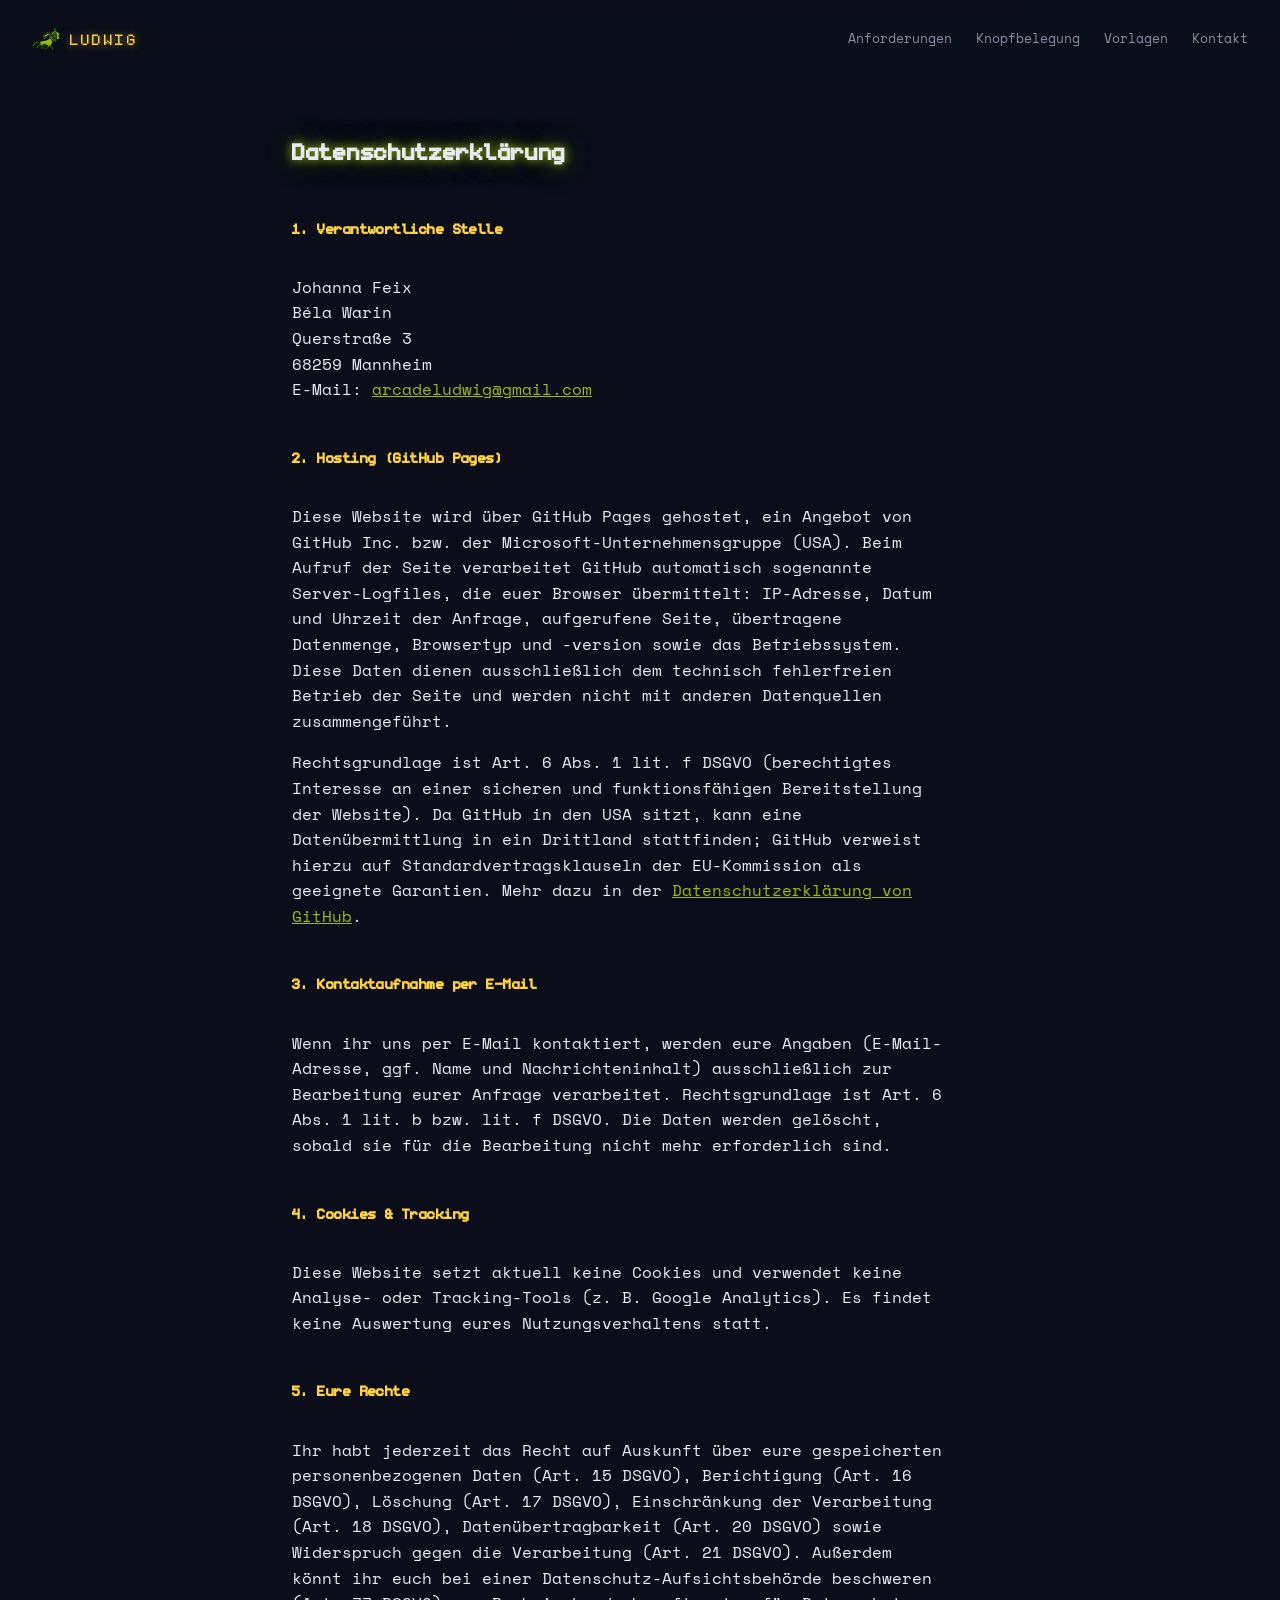
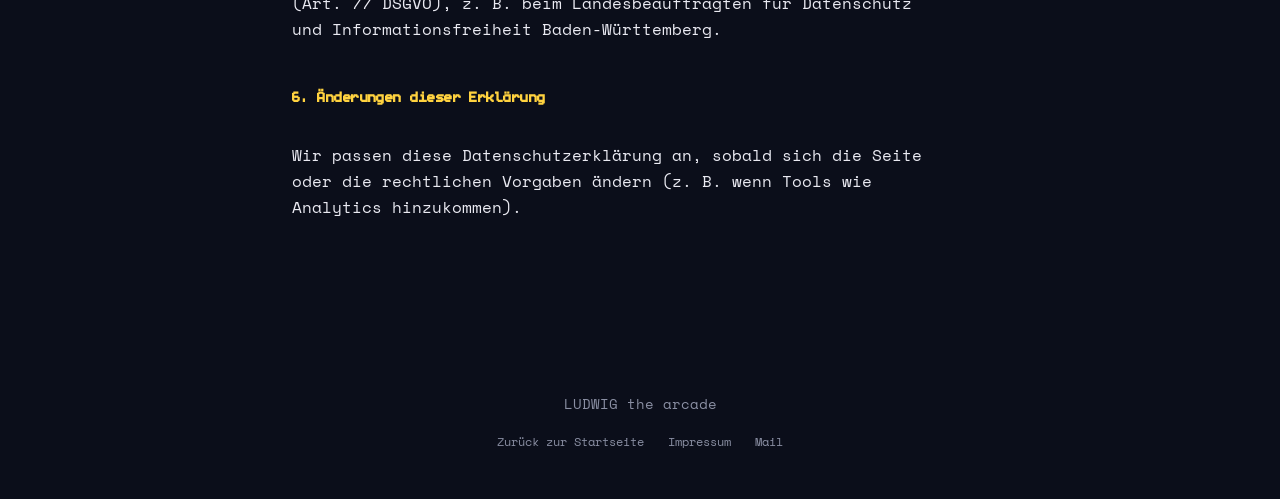
<file: datenschutz.html>
<!DOCTYPE html>
<html lang="de">

<head>
    <meta charset="UTF-8">
    <meta name="viewport" content="width=device-width, initial-scale=1.0">
    <title>Datenschutz — LUDWIG the arcade</title>
    <link rel="icon" type="image/svg+xml" href="Element 1lud.svg">
    <link rel="stylesheet" href="style3.css">
</head>

<body>

    <nav class="nav">
        <a href="index.html#top" class="nav__lud">
            <img src="Element 1lud.svg" alt="Pferdeähnliche Pixelgrafik in Grüntönen, welche ein Schwert trägt" class="nav__icon">
            LUDWIG
        </a>
        <ul class="nav__links">
            <li><a href="index.html#Anforderungen">Anforderungen</a></li>
            <li><a href="index.html#Knopfbelegung">Knopfbelegung</a></li>
            <li><a href="index.html#Vorlagen">Vorlagen</a></li>
            <li><a href="index.html#kontakt">Kontakt</a></li>
        </ul>
    </nav>

    <section class="section impressum">
        <h1 class="glow-heading">Datenschutzerklärung</h1>

        <h2>1. Verantwortliche Stelle</h2>
        <p>
            Johanna Feix<br>
            Béla Warin<br>
            Querstraße 3<br>
            68259 Mannheim<br>
            E-Mail: <a href="mailto:arcadeludwig@gmail.com">arcadeludwig@gmail.com</a>
        </p>

        <h2>2. Hosting (GitHub Pages)</h2>
        <p>
            Diese Website wird über GitHub Pages gehostet, ein Angebot von
            GitHub Inc. bzw. der Microsoft-Unternehmensgruppe (USA). Beim Aufruf
            der Seite verarbeitet GitHub automatisch sogenannte Server-Logfiles,
            die euer Browser übermittelt: IP-Adresse, Datum und Uhrzeit der
            Anfrage, aufgerufene Seite, übertragene Datenmenge, Browsertyp und
            -version sowie das Betriebssystem. Diese Daten dienen ausschließlich
            dem technisch fehlerfreien Betrieb der Seite und werden nicht mit
            anderen Datenquellen zusammengeführt.
        </p>
        <p>
            Rechtsgrundlage ist Art. 6 Abs. 1 lit. f DSGVO (berechtigtes
            Interesse an einer sicheren und funktionsfähigen Bereitstellung der
            Website). Da GitHub in den USA sitzt, kann eine Datenübermittlung in
            ein Drittland stattfinden; GitHub verweist hierzu auf
            Standardvertragsklauseln der EU-Kommission als geeignete Garantien.
            Mehr dazu in der
            <a href="https://docs.github.com/site-policy/privacy-policies/github-general-privacy-statement" target="_blank" rel="noopener">Datenschutzerklärung von GitHub</a>.
        </p>

        <h2>3. Kontaktaufnahme per E-Mail</h2>
        <p>
            Wenn ihr uns per E-Mail kontaktiert, werden eure Angaben (E-Mail-
            Adresse, ggf. Name und Nachrichteninhalt) ausschließlich zur
            Bearbeitung eurer Anfrage verarbeitet. Rechtsgrundlage ist Art. 6
            Abs. 1 lit. b bzw. lit. f DSGVO. Die Daten werden gelöscht, sobald
            sie für die Bearbeitung nicht mehr erforderlich sind.
        </p>

        <h2>4. Cookies &amp; Tracking</h2>
        <p>
            Diese Website setzt aktuell keine Cookies und verwendet keine
            Analyse- oder Tracking-Tools (z. B. Google Analytics). Es findet
            keine Auswertung eures Nutzungsverhaltens statt.
        </p>

        <h2>5. Eure Rechte</h2>
        <p>
            Ihr habt jederzeit das Recht auf Auskunft über eure gespeicherten
            personenbezogenen Daten (Art. 15 DSGVO), Berichtigung (Art. 16
            DSGVO), Löschung (Art. 17 DSGVO), Einschränkung der Verarbeitung
            (Art. 18 DSGVO), Datenübertragbarkeit (Art. 20 DSGVO) sowie
            Widerspruch gegen die Verarbeitung (Art. 21 DSGVO). Außerdem könnt
            ihr euch bei einer Datenschutz-Aufsichtsbehörde beschweren (Art. 77
            DSGVO), z. B. beim Landesbeauftragten für Datenschutz und
            Informationsfreiheit Baden-Württemberg.
        </p>

        <h2>6. Änderungen dieser Erklärung</h2>
        <p>
            Wir passen diese Datenschutzerklärung an, sobald sich die Seite
            oder die rechtlichen Vorgaben ändern (z. B. wenn Tools wie
            Analytics hinzukommen).
        </p>
    </section>

    <footer class="footer">
        <p>LUDWIG the arcade</p>
        <div class="footer__links">
            <a href="index.html#top">Zurück zur Startseite</a>
            <a href="impressum.html">Impressum</a>
            <a href="mailto:arcadeludwig@gmail.com">Mail</a>
        </div>
    </footer>

</body>
</html>
</file>
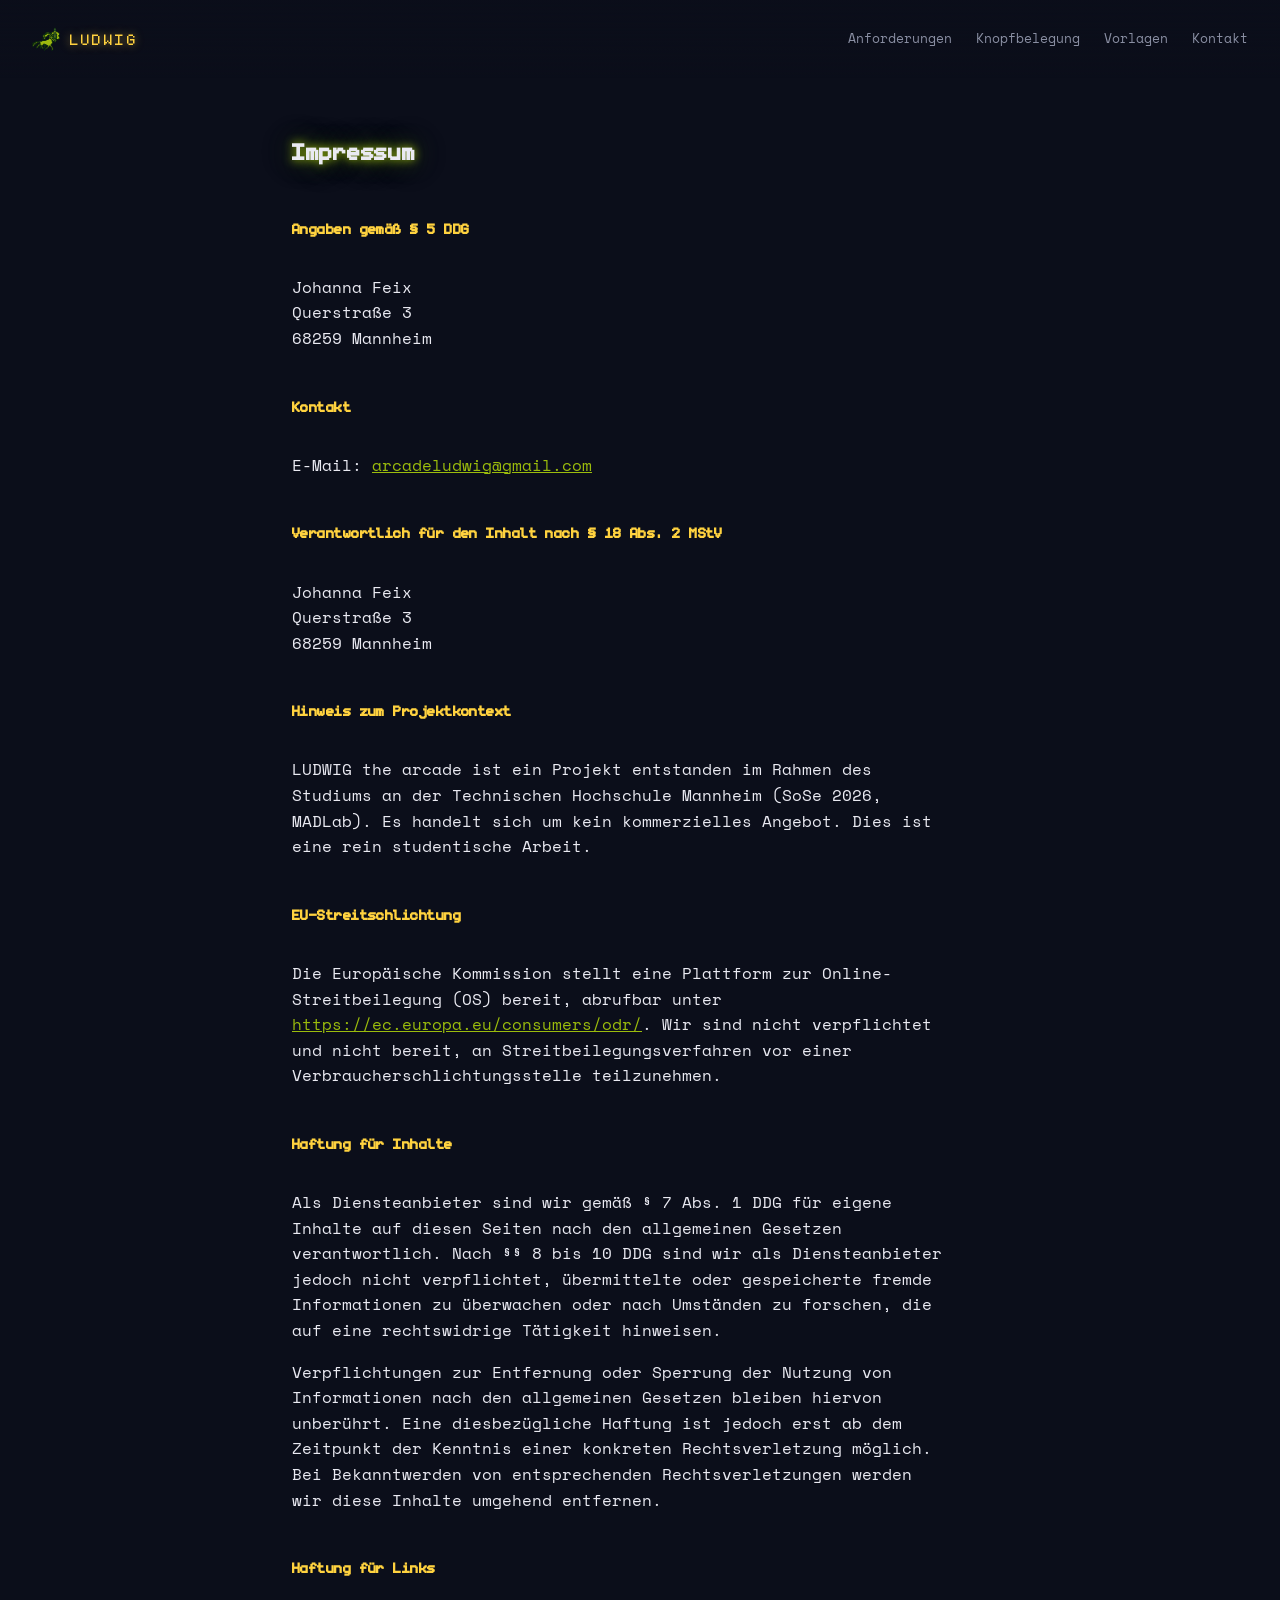
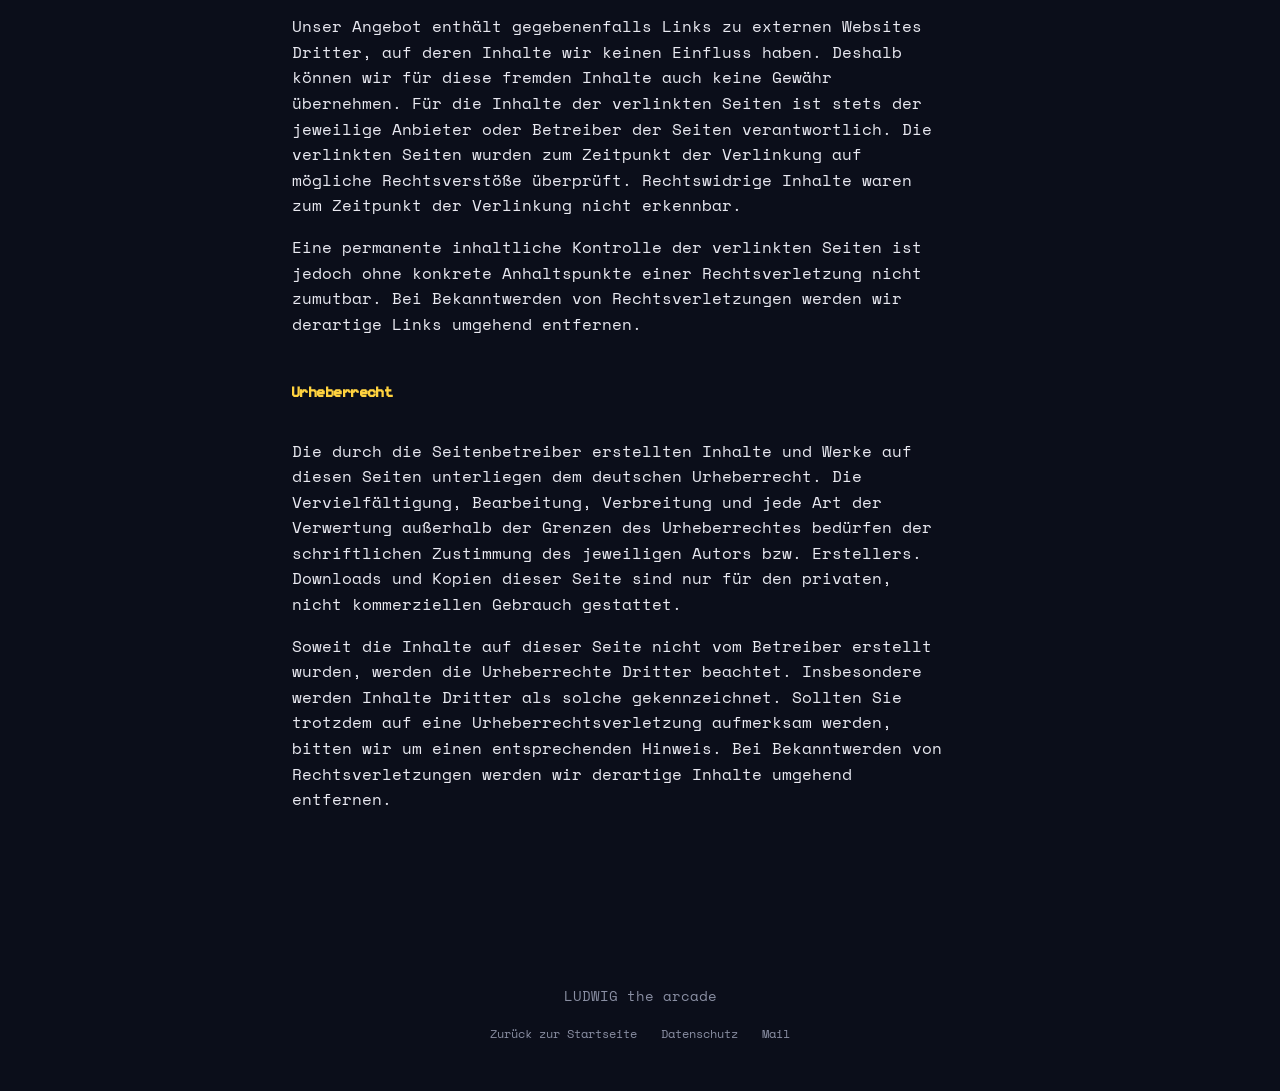
<file: impressum.html>
<!DOCTYPE html>
<html lang="de">

<head>
    <meta charset="UTF-8">
    <meta name="viewport" content="width=device-width, initial-scale=1.0">
    <title>Impressum — LUDWIG the arcade</title>
    <link rel="icon" type="image/svg+xml" href="Element 1lud.svg">
    <link rel="stylesheet" href="style3.css">
</head>

<body>

    <nav class="nav">
        <a href="index.html#top" class="nav__lud">
            <img src="Element 1lud.svg" alt="Pferdeähnliche Pixelgrafik in Grüntönen, welche ein Schwert trägt" class="nav__icon">
            LUDWIG
        </a>
        <ul class="nav__links">
            <li><a href="index.html#Anforderungen">Anforderungen</a></li>
            <li><a href="index.html#Knopfbelegung">Knopfbelegung</a></li>
            <li><a href="index.html#Vorlagen">Vorlagen</a></li>
            <li><a href="index.html#kontakt">Kontakt</a></li>
        </ul>
    </nav>

    <section class="section impressum">
        <h1 class="glow-heading">Impressum</h1>

        <h2>Angaben gemäß § 5 DDG</h2>
        <p>
            Johanna Feix<br>
            Querstraße 3<br>
            68259 Mannheim
        </p>

        <h2>Kontakt</h2>
        <p>
            E-Mail: <a href="mailto:arcadeludwig@gmail.com">arcadeludwig@gmail.com</a>
        </p>

        <h2>Verantwortlich für den Inhalt nach § 18 Abs. 2 MStV</h2>
        <p>
            Johanna Feix<br>
            Querstraße 3<br>
            68259 Mannheim
        </p>

        <h2>Hinweis zum Projektkontext</h2>
        <p>
            LUDWIG the arcade ist ein Projekt entstanden im Rahmen des Studiums an der
            Technischen Hochschule Mannheim (SoSe 2026, MADLab). Es handelt sich um
            kein kommerzielles Angebot. Dies ist eine rein studentische Arbeit.
        </p>

        <h2>EU-Streitschlichtung</h2>
        <p>
            Die Europäische Kommission stellt eine Plattform zur Online-Streitbeilegung
            (OS) bereit, abrufbar unter
            <a href="https://ec.europa.eu/consumers/odr/" target="_blank" rel="noopener">https://ec.europa.eu/consumers/odr/</a>.
            Wir sind nicht verpflichtet und nicht bereit, an Streitbeilegungsverfahren
            vor einer Verbraucherschlichtungsstelle teilzunehmen.
        </p>

        <h2>Haftung für Inhalte</h2>
        <p>
            Als Diensteanbieter sind wir gemäß § 7 Abs. 1 DDG für eigene Inhalte auf
            diesen Seiten nach den allgemeinen Gesetzen verantwortlich. Nach §§ 8 bis 10
            DDG sind wir als Diensteanbieter jedoch nicht verpflichtet, übermittelte
            oder gespeicherte fremde Informationen zu überwachen oder nach Umständen zu
            forschen, die auf eine rechtswidrige Tätigkeit hinweisen.
        </p>
        <p>
            Verpflichtungen zur Entfernung oder Sperrung der Nutzung von Informationen
            nach den allgemeinen Gesetzen bleiben hiervon unberührt. Eine diesbezügliche
            Haftung ist jedoch erst ab dem Zeitpunkt der Kenntnis einer konkreten
            Rechtsverletzung möglich. Bei Bekanntwerden von entsprechenden
            Rechtsverletzungen werden wir diese Inhalte umgehend entfernen.
        </p>

        <h2>Haftung für Links</h2>
        <p>
            Unser Angebot enthält gegebenenfalls Links zu externen Websites Dritter, auf
            deren Inhalte wir keinen Einfluss haben. Deshalb können wir für diese fremden
            Inhalte auch keine Gewähr übernehmen. Für die Inhalte der verlinkten Seiten
            ist stets der jeweilige Anbieter oder Betreiber der Seiten verantwortlich.
            Die verlinkten Seiten wurden zum Zeitpunkt der Verlinkung auf mögliche
            Rechtsverstöße überprüft. Rechtswidrige Inhalte waren zum Zeitpunkt der
            Verlinkung nicht erkennbar.
        </p>
        <p>
            Eine permanente inhaltliche Kontrolle der verlinkten Seiten ist jedoch ohne
            konkrete Anhaltspunkte einer Rechtsverletzung nicht zumutbar. Bei
            Bekanntwerden von Rechtsverletzungen werden wir derartige Links umgehend
            entfernen.
        </p>

        <h2>Urheberrecht</h2>
        <p>
            Die durch die Seitenbetreiber erstellten Inhalte und Werke auf diesen Seiten
            unterliegen dem deutschen Urheberrecht. Die Vervielfältigung, Bearbeitung,
            Verbreitung und jede Art der Verwertung außerhalb der Grenzen des
            Urheberrechtes bedürfen der schriftlichen Zustimmung des jeweiligen Autors
            bzw. Erstellers. Downloads und Kopien dieser Seite sind nur für den privaten,
            nicht kommerziellen Gebrauch gestattet.
        </p>
        <p>
            Soweit die Inhalte auf dieser Seite nicht vom Betreiber erstellt wurden,
            werden die Urheberrechte Dritter beachtet. Insbesondere werden Inhalte
            Dritter als solche gekennzeichnet. Sollten Sie trotzdem auf eine
            Urheberrechtsverletzung aufmerksam werden, bitten wir um einen entsprechenden
            Hinweis. Bei Bekanntwerden von Rechtsverletzungen werden wir derartige
            Inhalte umgehend entfernen.
        </p>

    </section>

    <footer class="footer">
        <p>LUDWIG the arcade</p>
        <div class="footer__links">
            <a href="index.html#top">Zurück zur Startseite</a>
            <a href="datenschutz.html">Datenschutz</a>
            <a href="mailto:arcadeludwig@gmail.com">Mail</a>
        </div>
    </footer>

</body>
</html>
</file>
<file: style3.css>
@font-face {
  font-family: "Monogram";
  src: url("fonts/monogram-extended.ttf") format("truetype");
  font-display: swap;
}
/* space-mono-regular - latin_latin-ext */
@font-face {
  font-display: swap;
  font-family: 'Space Mono';
  font-style: normal;
  font-weight: 400;
  src: url('fonts/space-mono-v17-latin_latin-ext-regular.woff2') format('woff2'),
       url('fonts/space-mono-v17-latin_latin-ext-regular.ttf') format('truetype'); 
}
/* space-mono-italic - latin_latin-ext */
@font-face {
  font-display: swap;
  font-family: 'Space Mono';
  font-style: italic;
  font-weight: 400;
  src: url('fonts/space-mono-v17-latin_latin-ext-italic.woff2') format('woff2'),
       url('fonts/space-mono-v17-latin_latin-ext-italic.ttf') format('truetype'); 
}
/* space-mono-700 - latin_latin-ext */
@font-face {
  font-display: swap;
  font-family: 'Space Mono';
  font-style: normal;
  font-weight: 700;
  src: url('fonts/space-mono-v17-latin_latin-ext-700.woff2') format('woff2'), 
       url('fonts/space-mono-v17-latin_latin-ext-700.ttf') format('truetype'); 
}
/* space-mono-700italic - latin_latin-ext */
@font-face {
  font-display: swap;
  font-family: 'Space Mono';
  font-style: italic;
  font-weight: 700;
  src: url('fonts/space-mono-v17-latin_latin-ext-700italic.woff2') format('woff2'), 
       url('fonts/space-mono-v17-latin_latin-ext-700italic.ttf') format('truetype');
}

:root {
  --bg: #0b0e1a;
  --bg-alt: #12172b;
  --neon-cyan: #9bbc0c;
  --neon-cyan-dim: #81a10e;
  --neon-cyan-deep: #30622f;
  --neon-magenta: #ff3ea5;
  --neon-amber: #ffd23f;
  --text: #eaeaf2;
  --muted: #8a8fa3;

  --font-display: "Monogram", "Courier New", monospace;
  --font-body: "Space Mono", monospace;
}

* { box-sizing: border-box; }

html { scroll-behavior: smooth; }

body {
  margin: 0;
  background: var(--bg);
  color: var(--text);
  font-family: var(--font-body);
  line-height: 1.6;
  cursor: url("cursor.png") 8 8, auto;
}

h1, h2, h3 { font-family: var(--font-display); line-height: 1.3; margin: 0 0 1rem; letter-spacing: 0.02em; }

a { color: var(--neon-cyan); }

a,
.btn,
button,
.nav__lud,
.nav__links a,
.footer__links a {
  cursor: url("cursor-pointer.png") 8 8, pointer;
}

.glow-heading {
  text-shadow: 0 0 10px var(--neon-cyan), 0 0 26px rgba(155, 188, 12, 0.4), 0 0 44px rgba(48, 98, 47, 0.3);
}

.muted { color: var(--muted); font-size: 0.9rem; }

/* navigatin */
.nav {
  position: fixed;
  top: 0;
  left: 0;
  right: 0;
  z-index: 40;
  display: flex;
  align-items: center;
  justify-content: space-between;
  padding: 1.25rem 2rem;
  background: linear-gradient(to bottom, rgba(11, 14, 26, 0.9), transparent);
}

.nav__lud {
  display: flex;
  align-items: center;
  gap: 0.6rem;
  font-family: var(--font-display);
  font-size: 1.5rem;
  color: var(--neon-amber);
  letter-spacing: 0.1em;
  text-decoration: none;
  text-shadow: 0 0 8px rgba(255, 210, 63, 0.6);
}

.nav__icon {
  width: 28px;
  height: 28px;
  display: block;
}

.nav__links {
  list-style: none;
  display: flex;
  gap: 1.5rem;
  margin: 0;
  padding: 0;
  font-size: 0.8rem;
}

.nav__links a { color: var(--muted); text-decoration: none; transition: color 0.2s ease; }
.nav__links a:hover { color: var(--neon-cyan); }

.story {
  display: grid;
  grid-template-columns: 1fr 1fr;
  gap: 3rem;
  max-width: 1400px;
  margin: 0 auto;
  padding: 0 2rem;
}

.arcade3d {
  position: sticky;
  top: 0;
  height: 100vh;
  display: flex;
  align-items: center;
  justify-content: center;
}

.canvas-wrap {
  position: relative;
  width: 100%;
  height: 70vh;
}

#arcade-canvas {
  position: absolute;
  inset: 0;
  width: 100%;
  height: 100%;
  display: block;
   touch-action: none; 
}

.story__content .content {
  padding: 20vh 0 10vh;
}

.story__content h2 { color: var(--neon-cyan); font-size: clamp(1.7rem, 3vw, 2.4rem); }
.story__content p { max-width: 60ch; }

.meta-line {
  font-size: 0.75rem;
  color: var(--muted);
  text-transform: uppercase;
  letter-spacing: 0.1em;
  margin-bottom: 1.5rem;
}


#Anforderungen,
#Knopfbelegung {
  max-width: 1200px;
  margin: 0 auto;
  padding: 6rem 2rem;
}

#Anforderungen h2,
#Knopfbelegung h2 { color: var(--neon-cyan); font-size: clamp(1.6rem, 3vw, 2.2rem); margin-bottom: 1.5rem; }
#Anforderungen h3 { color: var(--neon-amber); font-size: 1.4rem; margin-top: 1rem; }
#Knopfbelegung h3 { color: var(--neon-amber); font-size: 1.4rem; margin-top: 1.8rem; }
#Anforderungen p,
#Knopfbelegung p { max-width: 60ch; }

/*Anforderungen*/
#Anforderungen {
  display: grid;
  grid-template-columns: 1fr 2fr 1fr;
  column-gap: 2rem;
  row-gap: 2rem;
  align-items: start;
}

#Anforderungen > h2 {
  grid-column: 1 / -1;
}

#anforderungen-pt1 {
  grid-column: 1;
  display: flex;
  flex-direction: column;
  gap: 1.25rem;
}

#anforderungen-pt2 {
  grid-column: 3;
  display: flex;
  flex-direction: column;
  gap: 1.25rem;
}

.anforderungen-bild {
  grid-column: 2;
  align-self: stretch;
}

.anforderungen-bild img {
  width: 100%;
  height: 100%;
  object-fit: scale-down;
  border-radius: 6px;
}

.spec-card {
  background: var(--bg-alt);
  border: 1px solid rgba(155, 188, 12, 0.2);
  padding: 1.25rem;
  border-radius: 4px;
}

.spec-card h3 { font-size: 1.2rem; color: var(--neon-amber); margin-bottom: 0.6rem; margin-top: 0; }
.spec-card p { margin: 0; font-size: 0.85rem; color: var(--muted); max-width: none; }

/*Knopfbelegung*/
#Knopfbelegung {
  display: block; 
}

#Knopfbelegung img {
  width: 100%;
  max-height: 480px; 
  object-fit: cover;
  border-radius: 6px;
  background: var(--bg-alt);
  border: 1px solid rgba(155, 188, 12, 0.15);
  margin-bottom: 2.5rem;
  display: block;
}

#Knopfbelegung .Knopfbelegung {
  column-count: 3;
  column-gap: 2.5rem;
}

#Knopfbelegung .Knopfbelegung h3,
#Knopfbelegung .Knopfbelegung p {
  break-inside: avoid; 
}

.section {
  padding: 6rem 2rem;
  max-width: 1200px;
  margin: 0 auto;
}

.section--alt { background: var(--bg-alt); max-width: none; }
.section--alt > * { max-width: 1200px; margin-left: auto; margin-right: auto; }

.section h2 { font-size: clamp(1.6rem, 3vw, 2.2rem); margin-bottom: 2rem; color: var(--neon-cyan); }
.section__body p { color: var(--text); max-width: 65ch; }

/*vorlagen*/
.template-grid {
  display: grid;
  grid-template-columns: repeat(3, 1fr);
  gap: 1.5rem;
  align-items: stretch; 
}

.template-card {
  background: var(--bg-alt);
  border: 1px solid rgba(255, 255, 255, 0.08);
  border-radius: 6px;
  overflow: hidden;
  display: flex;
  flex-direction: column;
  height: 100%;
}

.template-card__preview {
  height: 140px;
  display: flex;
  align-items: center;
  justify-content: center;
  background: repeating-linear-gradient(45deg, #171d38, #171d38 10px, #1b2140 10px, #1b2140 20px);
  color: var(--muted);
  font-size: 0.75rem;
  overflow: hidden;
}

.template-card__preview img {
  width: 100%;
  height: 100%;
  object-fit: cover;
}

.template-card h3, .template-card p, .template-card .btn { margin-left: 1.25rem; margin-right: 1.25rem; }
.template-card h3 { margin-top: 1.25rem; font-size: 1.25rem; color: var(--neon-amber); }
.template-card p { font-size: 0.85rem; color: var(--muted); }

.template-card .btn {
  margin-top: auto;  
  margin-bottom: 1.25rem;
  align-self: flex-start;
}

/*instalation*/
.steps {
  list-style-position: inside;
  padding-left: 0;
  display: grid;
  grid-template-columns: 1fr 2fr;
  column-gap: 2.5rem;
  row-gap: 1.5rem;
  max-width: none;
}

.steps li { margin-bottom: 0; }


.btn {
  display: inline-block;
  padding: 0.7rem 1.3rem;
  background: var(--neon-magenta);
  color: var(--bg);
  font-family: var(--font-display);
  font-size: 1.15rem;
  text-decoration: none;
  border-radius: 4px;
  box-shadow: 0 0 16px rgba(255, 62, 165, 0.5);
  transition: transform 0.2s ease;
}

.btn:hover { transform: translateY(-2px); }

/*footer*/
.footer {
  text-align: center;
  padding: 3rem 2rem;
  color: var(--muted);
  font-size: 0.85rem;
}

.footer__links {
  display: flex;
  gap: 1.5rem;
  justify-content: center;
  margin-top: 1rem;
  font-size: 0.75rem;
}

.footer__links a { color: var(--muted); text-decoration: none; }
.footer__links a:hover { color: var(--neon-cyan); }

/* Accessibility und Responsive  */
a:focus-visible, .btn:focus-visible {
  outline: 2px solid var(--neon-cyan);
  outline-offset: 2px;
}

@media (prefers-reduced-motion: reduce) {
  html { scroll-behavior: auto; }
}

@media (max-width: 860px) {
  .story { grid-template-columns: 1fr; }
  .arcade3d { position: relative; height: 60vh; top: auto; }
  .canvas-wrap { height: 100%; }
  .story__content .content { padding-top: 2rem; }

  #Anforderungen { grid-template-columns: 1fr; }
  #Anforderungen > h2 { grid-column: 1; }
  #anforderungen-pt1, #anforderungen-pt2, .anforderungen-bild { grid-column: 1; }
  .anforderungen-bild img { height: auto; max-height: 300px; }

  #Knopfbelegung img { max-height: 260px; }
  #Knopfbelegung .Knopfbelegung { column-count: 1; }

  .template-grid { grid-template-columns: 1fr; }
  .steps { grid-template-columns: 1fr; }

  .nav__links { display: none; }
}

/* start CRT-EFFEKT (alter retro Monitor) */
.crt-overlay {
  position: fixed;
  inset: 0;
  pointer-events: none;
  z-index: 50;
  background: repeating-linear-gradient(
    to bottom,
    rgba(255, 255, 255, 0.035) 0px,
    rgba(255, 255, 255, 0.035) 1px,
    transparent 1px,
    transparent 3px
  );
  mix-blend-mode: overlay;
  opacity: 0.6;
}
/* ende CRT-EFFEKT */

/* start GLITCH-TEXT-EFFEKT (nur Überschriften)
   Inspiriert von https://deloughry.co.uk/field-notes/building-glitch-effects-with-css/ */
.glow-heading {
  animation: glitch-flicker 7s ease-in-out infinite;
}

@keyframes glitch-flicker {
  0%, 94%, 100% {
    transform: translateX(0);
    text-shadow: 0 0 10px var(--neon-cyan), 0 0 26px rgba(155, 188, 12, 0.35);
  }
  95% {
    transform: translateX(-2px);
    text-shadow: 2px 0 var(--neon-magenta), -2px 0 var(--neon-cyan);
  }
  96% {
    transform: translateX(2px);
    text-shadow: -2px 0 var(--neon-magenta), 2px 0 var(--neon-cyan);
  }
  97% {
    transform: translateX(-1px);
    text-shadow: 1px 0 var(--neon-magenta), -1px 0 var(--neon-cyan);
  }
  98%, 99% {
    transform: translateX(0);
    text-shadow: 0 0 10px var(--neon-cyan), 0 0 26px rgba(155, 188, 12, 0.35);
  }
}

@media (prefers-reduced-motion: reduce) {
  .glow-heading { animation: none; }
}
/*ende vom GLITCH-TEXT-EFFEKT*/

/*unterseite impressum*/
.impressum {
  padding-top: 8rem;
  max-width: 760px;
}

.impressum h1 { font-size: clamp(2rem, 3vw, 2.2rem); margin-bottom: 2rem; }
.impressum h2 {
  font-size: 1.4rem;
  color: var(--neon-amber);
  margin-top: 2.5rem;
}
.impressum p { max-width: 65ch; }
.impressum__note { margin-top: 3rem; padding-top: 1.5rem; border-top: 1px solid rgba(255,255,255,0.08); }
</file>
